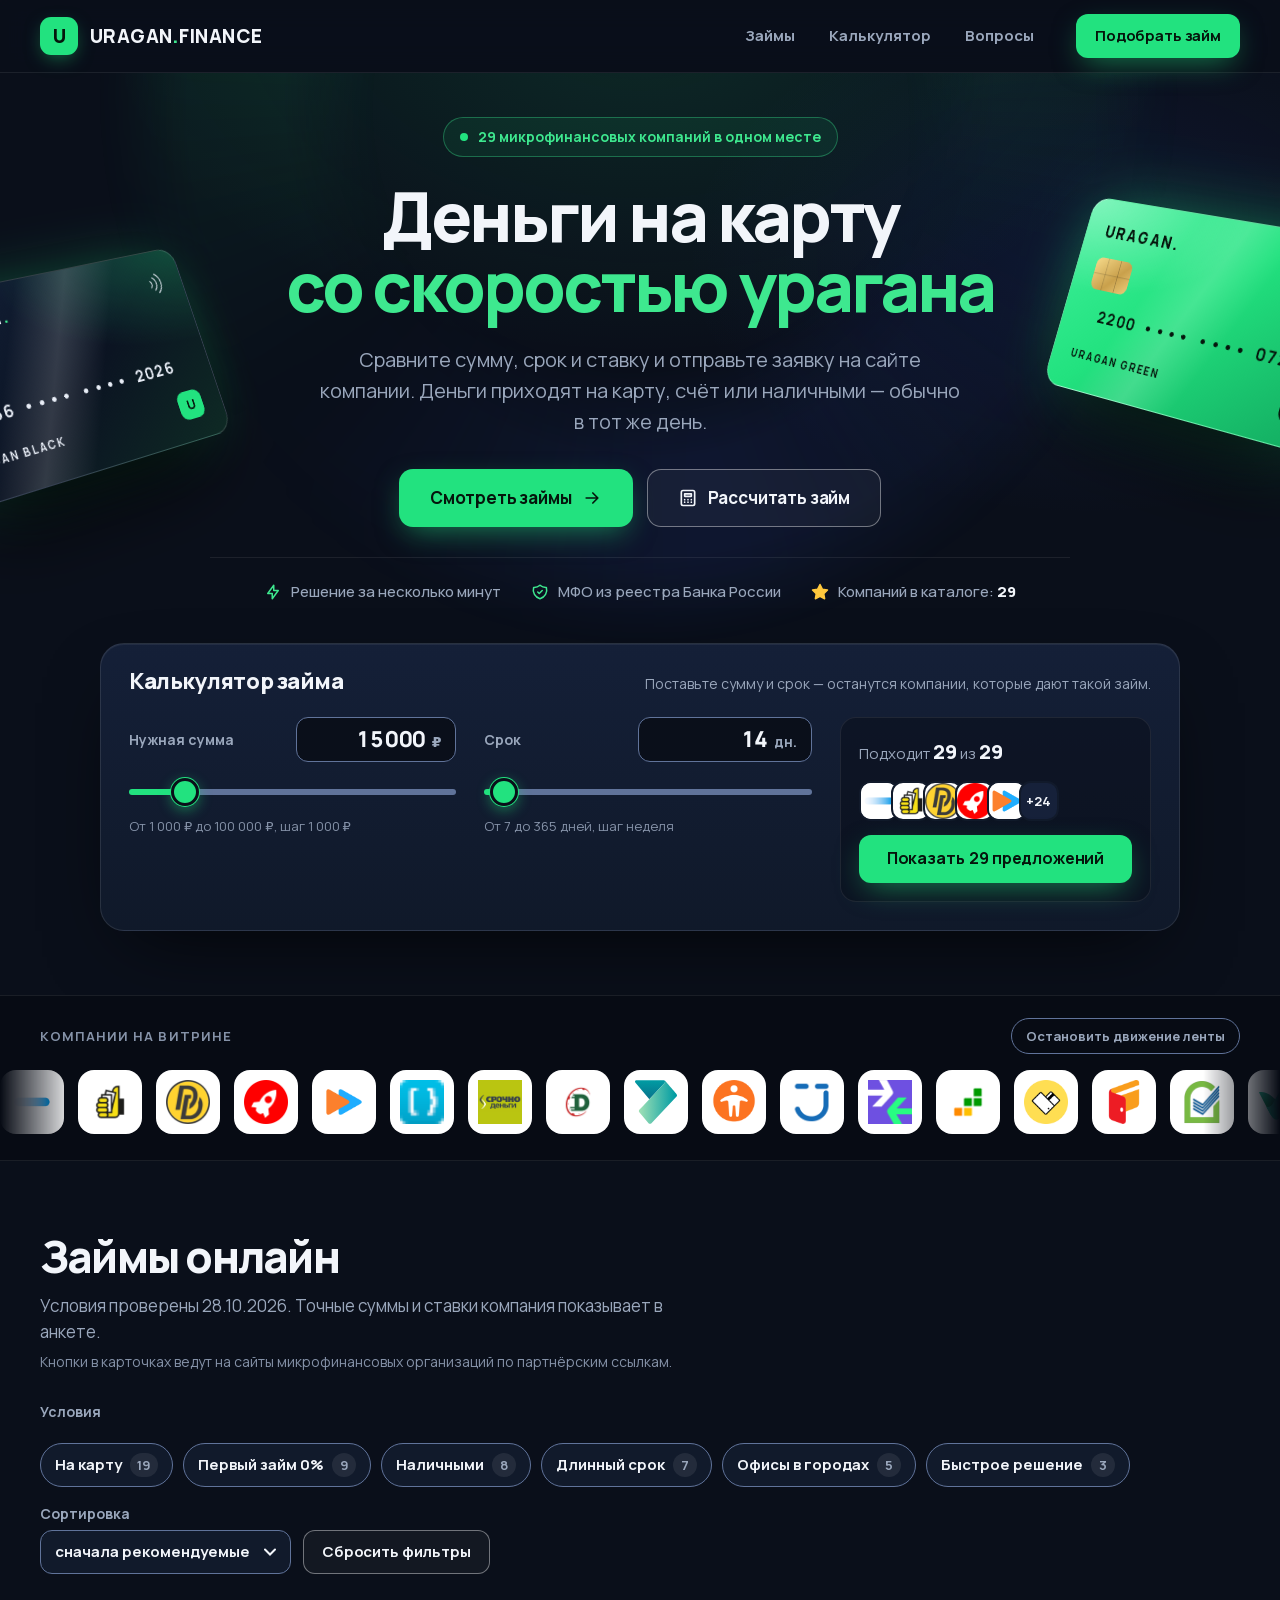
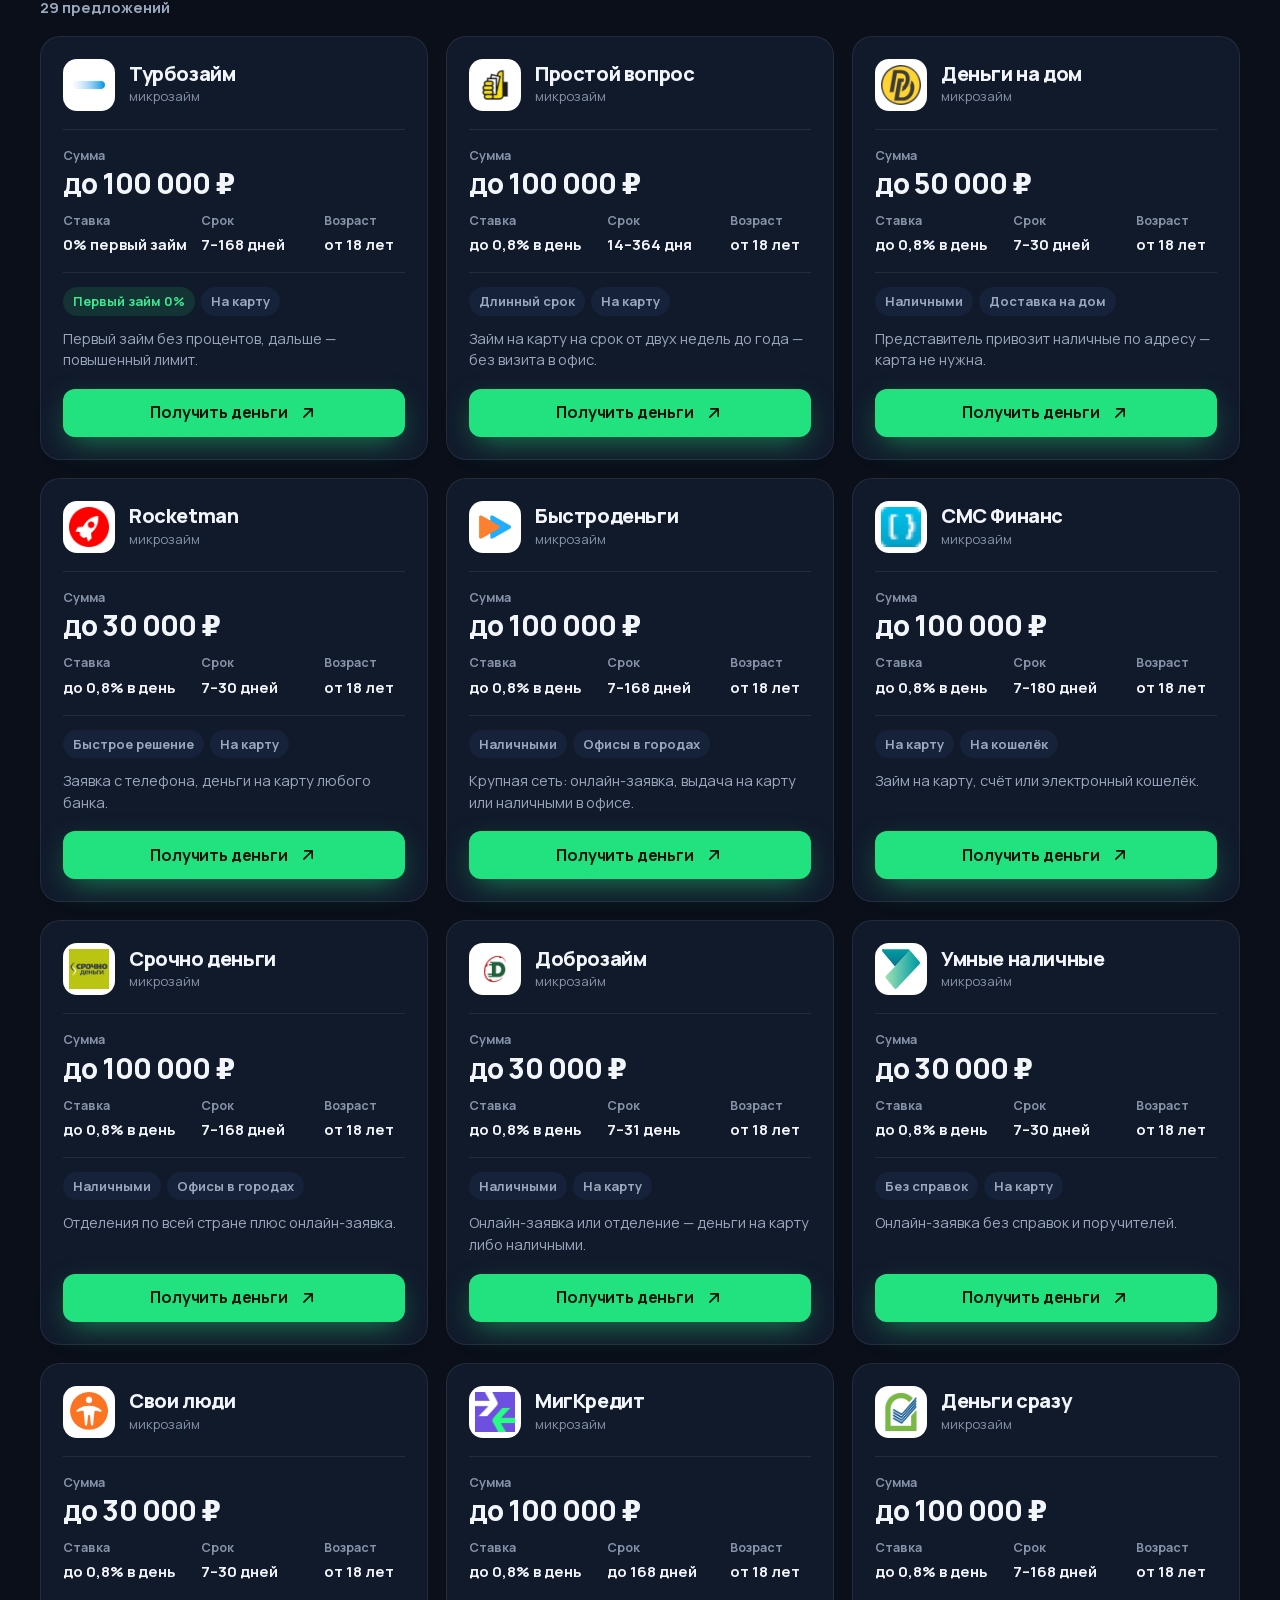
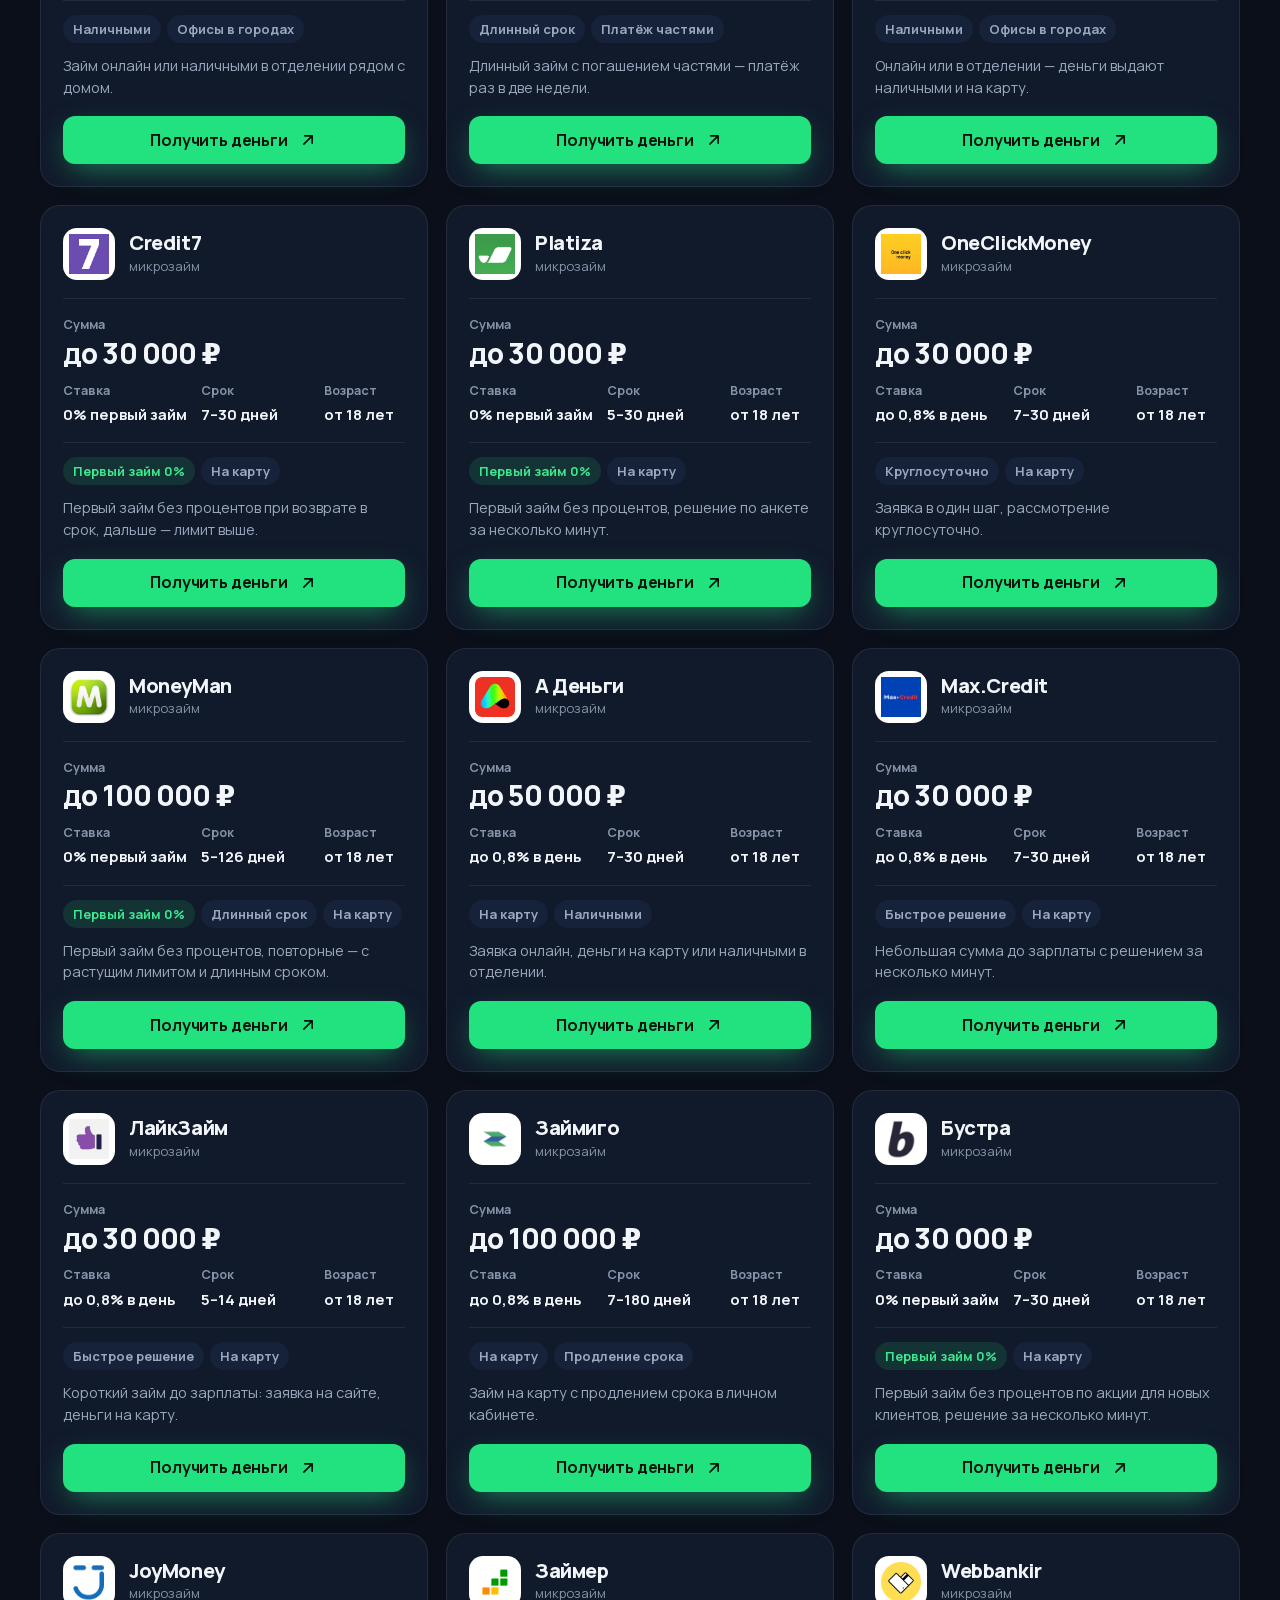
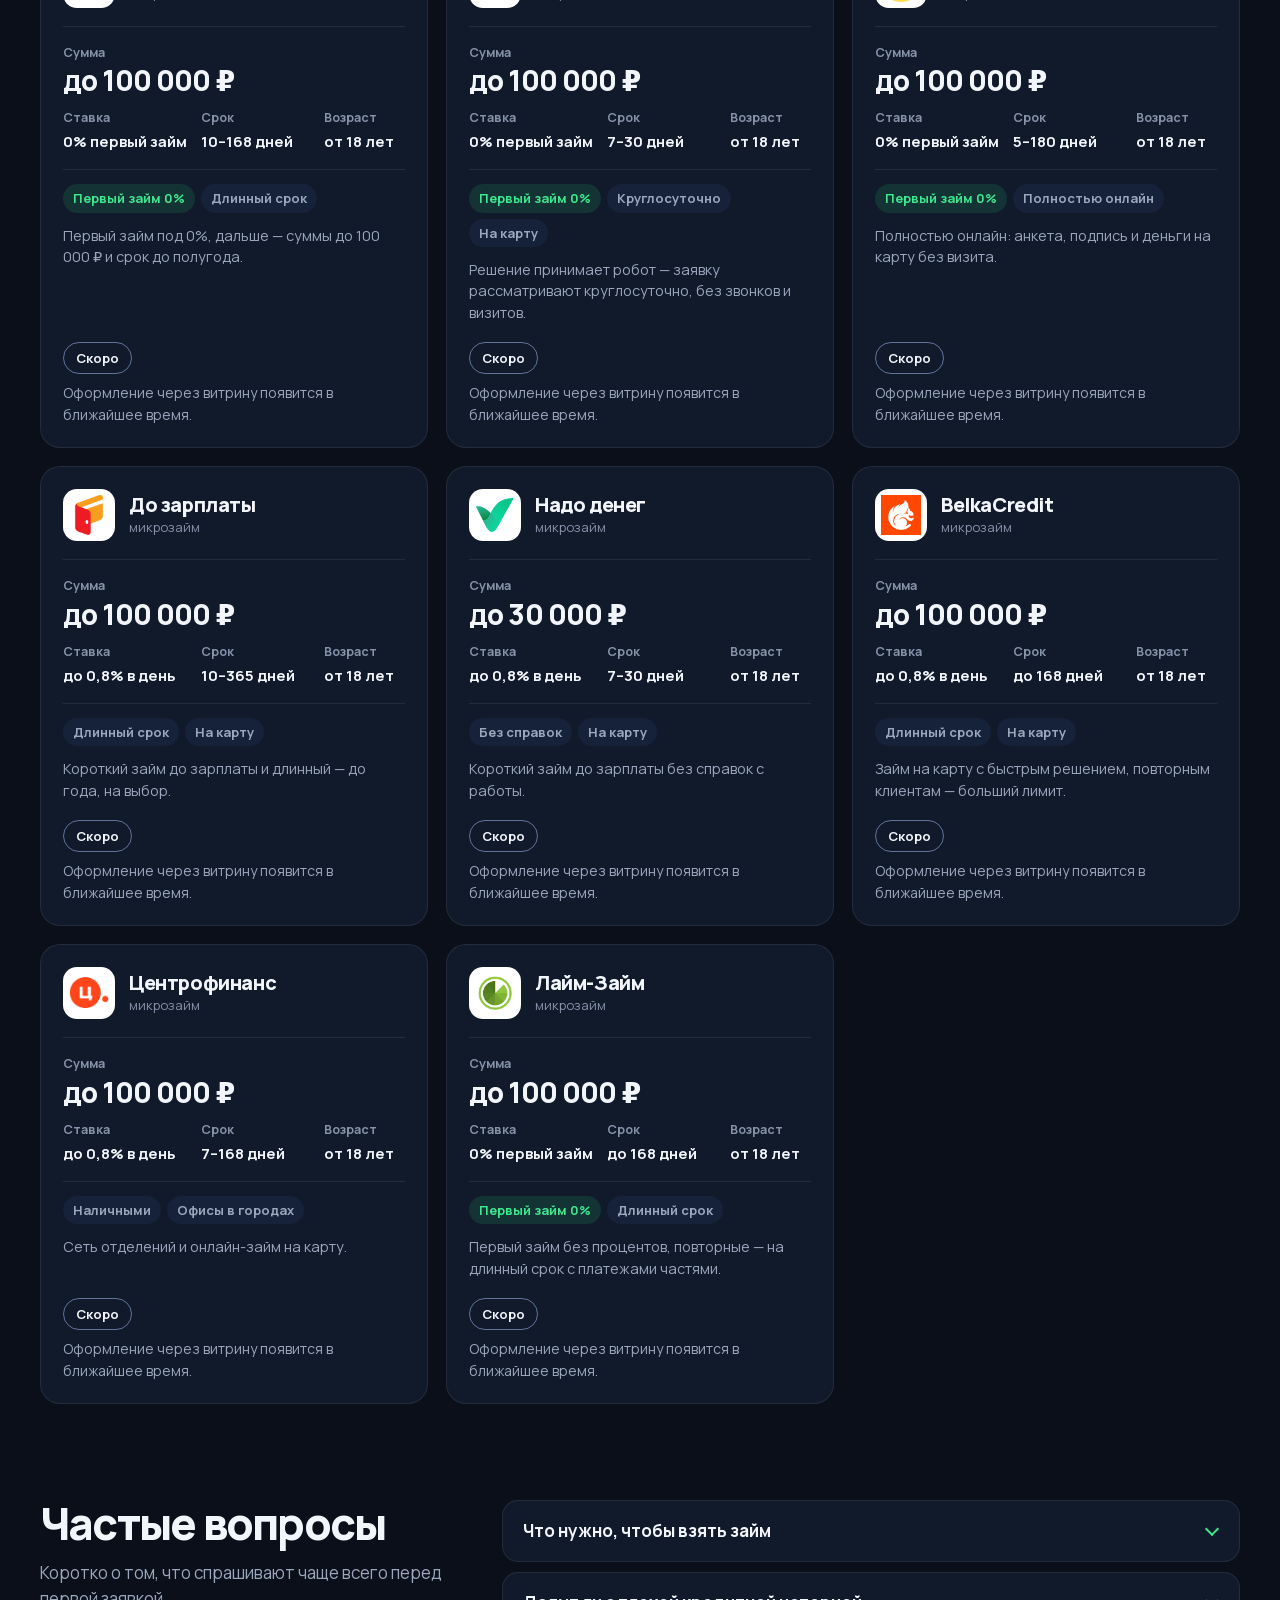
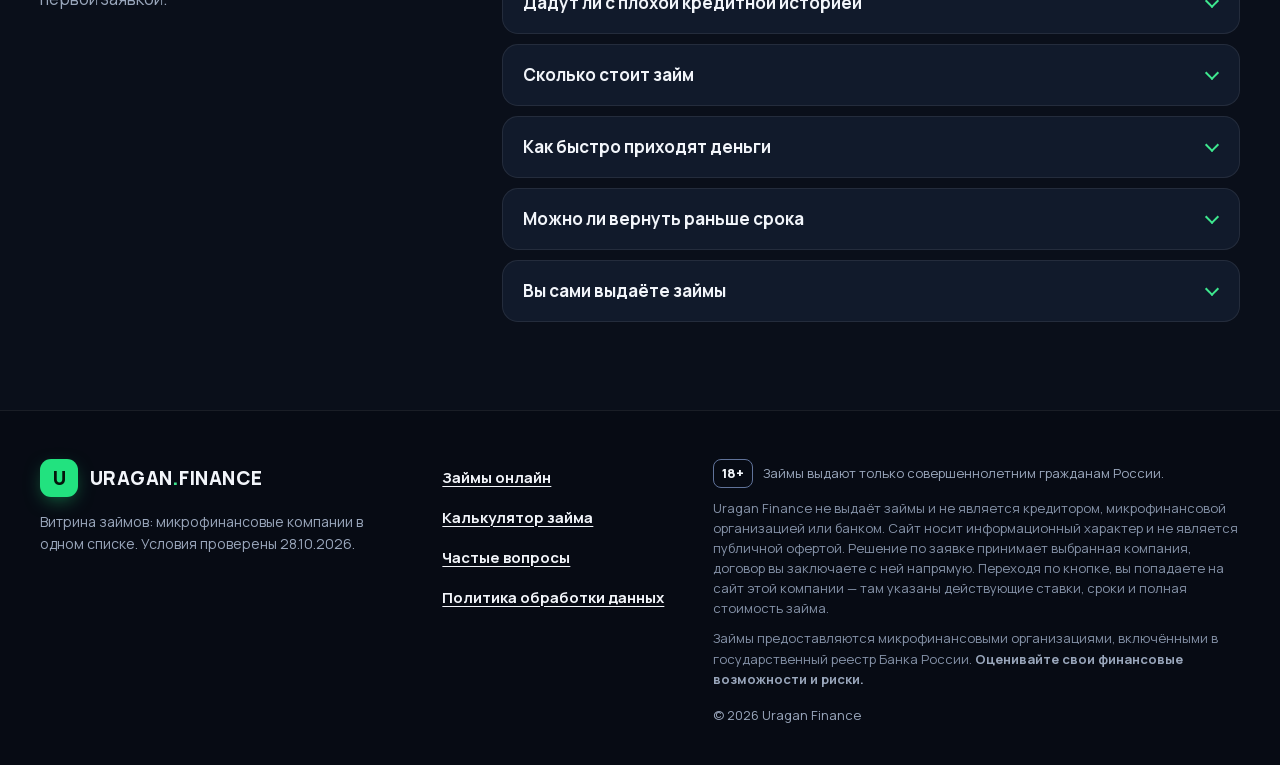
<file: index.html>
<!DOCTYPE html>
<html lang="ru">
<head>
<meta charset="utf-8">
<meta name="robots" content="noindex, nofollow">
<meta name="viewport" content="width=device-width, initial-scale=1">
<title>Uragan Finance — займы онлайн: 29 МФО в одном месте</title>
<meta name="description" content="Uragan Finance — витрина микрозаймов: 29 микрофинансовых компаний, суммы до 100 000 ₽, первый займ под 0% у части МФО. Сравните условия и отправьте заявку на сайте компании.">
<meta name="theme-color" content="#0A0F1A">
<meta name="color-scheme" content="dark">
<link rel="icon" href="favicon.svg" type="image/svg+xml">
<link rel="preload" href="fonts/manrope-800-cyrillic.woff2" as="font" type="font/woff2" crossorigin>
<link rel="stylesheet" href="fonts/manrope.css?v=20261029220303">
<link rel="stylesheet" href="css/style.css?v=20261029220303">
<meta property="og:type" content="website">
<meta property="og:title" content="Uragan Finance — займы на карту">
<meta property="og:description" content="29 микрофинансовых компаний в одном месте: сравните сумму, срок и ставку и оформите заявку на сайте МФО.">
<meta property="og:image" content="https://daviddavidso.github.io/uragan/img/og.jpg">
<meta name="twitter:card" content="summary_large_image">
</head>
<body>

<a class="skip-link" href="#main">Перейти к содержимому</a>

<!-- Иконки интерфейса — Tabler Icons (MIT). -->
<svg width="0" height="0" class="sprite" aria-hidden="true" focusable="false">
  <symbol id="i-arrow" viewBox="0 0 24 24"><path d="M5 12h14M13 6l6 6-6 6"/></symbol>
  <symbol id="i-ext" viewBox="0 0 24 24"><path d="M17 7 7 17M8 7h9v9"/></symbol>
  <symbol id="i-calc" viewBox="0 0 24 24"><path d="M4 5a2 2 0 0 1 2-2h12a2 2 0 0 1 2 2v14a2 2 0 0 1-2 2H6a2 2 0 0 1-2-2zM8 7h8v3H8zM8 14h.01M12 14h.01M16 14h.01M8 17h.01M12 17h.01M16 17h.01"/></symbol>
  <symbol id="i-bolt" viewBox="0 0 24 24"><path d="M13 3v7h6l-8 11v-7H5z"/></symbol>
  <symbol id="i-shield" viewBox="0 0 24 24"><path d="M12 3a12 12 0 0 0 8.5 3A12 12 0 0 1 12 21 12 12 0 0 1 3.5 6 12 12 0 0 0 12 3M9 12l2 2 4-4"/></symbol>
  <symbol id="i-star" viewBox="0 0 24 24"><path d="m12 17.75-6.17 3.24 1.18-6.87-5-4.86 6.9-1L12 2l3.09 6.26 6.9 1-5 4.86 1.18 6.87z"/></symbol>
  <symbol id="i-pause" viewBox="0 0 24 24"><path d="M6 5h4v14H6zM14 5h4v14h-4z"/></symbol>
  <symbol id="i-nfc" viewBox="0 0 40 60"><path d="M6 22 A10 10 0 0 1 6 38M15 14 A20 20 0 0 1 15 46M24 6 A30 30 0 0 1 24 54"/></symbol>
</svg>

<header class="head">
  <div class="wrap head__in">
    <a class="brand" href="index.html" aria-label="Uragan Finance — на главную">
      <span class="brand__mark" aria-hidden="true" data-brand-initial>U</span>
      <span class="brand__word" data-brand-mark>Uragan<span class="brand__dot" aria-hidden="true">.</span>Finance</span>
    </a>

    <nav class="head__nav" aria-label="Основное меню">
      <ul role="list">
        <li><a href="#catalog">Займы</a></li>
        <li><a href="#picker">Калькулятор</a></li>
        <li><a href="#faq">Вопросы</a></li>
      </ul>
    </nav>

    <a class="btn btn--accent btn--sm head__cta" href="#catalog">Подобрать займ</a>
  </div>
</header>

<main id="main" tabindex="-1">

  <!-- ═══ первый экран ═══ -->
  <section class="hero" aria-labelledby="hero-title">
    <div class="wrap hero__in">
      <p class="badge"><span class="badge__dot" aria-hidden="true"></span><span data-tagline>29 микрофинансовых компаний в одном месте</span></p>
      <h1 id="hero-title">Деньги на карту <span class="hero__accent">со скоростью урагана</span></h1>
      <p class="lead" data-lead>Сравните сумму, срок и ставку и отправьте заявку на сайте компании. Деньги приходят на карту, счёт или наличными — обычно в тот же день.</p>

      <div class="hero__cta">
        <a class="btn btn--accent btn--lg" href="#catalog">Смотреть займы<svg class="ico" aria-hidden="true" focusable="false"><use href="#i-arrow"/></svg></a>
        <a class="btn btn--ghost btn--lg" href="#picker"><svg class="ico" aria-hidden="true" focusable="false"><use href="#i-calc"/></svg>Рассчитать займ</a>
      </div>

      <ul class="trust" role="list">
        <li><svg class="ico" aria-hidden="true" focusable="false"><use href="#i-bolt"/></svg>Решение за несколько минут</li>
        <li><svg class="ico" aria-hidden="true" focusable="false"><use href="#i-shield"/></svg>МФО из реестра Банка России</li>
        <li><svg class="ico ico--star" aria-hidden="true" focusable="false"><use href="#i-star"/></svg><span>Компаний в каталоге:<b data-total>29</b></span></li>
      </ul>

      <!-- Банковские карты — украшение: скрыты от скринридера, фокуса внутри нет,
           мышь проходит сквозь них. На широком экране висят по бокам заголовка,
           на узком — веером над калькулятором. -->
      <div class="deck" id="deck" aria-hidden="true" translate="no">
        <div class="cc cc--dark">
          <div class="cc__top"><span class="cc__brand">URAGAN<i>.</i></span><svg class="cc__nfc" viewBox="0 0 40 60" focusable="false"><use href="#i-nfc"/></svg></div>
          <span class="cc__chip"></span>
          <span class="cc__num">5536&nbsp;&nbsp;••••&nbsp;&nbsp;••••&nbsp;&nbsp;2026</span>
          <div class="cc__bottom"><span>URAGAN BLACK</span><span class="cc__mark">U</span></div>
        </div>
        <div class="cc cc--green">
          <div class="cc__top"><span class="cc__brand">URAGAN<i>.</i></span><svg class="cc__nfc" viewBox="0 0 40 60" focusable="false"><use href="#i-nfc"/></svg></div>
          <span class="cc__chip"></span>
          <span class="cc__num">2200&nbsp;&nbsp;••••&nbsp;&nbsp;••••&nbsp;&nbsp;0729</span>
          <div class="cc__bottom"><span>URAGAN GREEN</span><span class="cc__mark">U</span></div>
        </div>
      </div>

      <!-- Калькулятор: ползунки и парные поля, число подходящих компаний. -->
      <form class="picker" id="picker" tabindex="-1" novalidate aria-labelledby="picker-title">
        <div class="picker__head">
          <h2 class="picker__title" id="picker-title">Калькулятор займа</h2>
          <p class="picker__note">Поставьте сумму и срок — останутся компании, которые дают такой займ.</p>
        </div>

        <div class="picker__grid">
          <div class="range" role="group" aria-labelledby="sum-label">
            <span class="range__label" id="sum-label">Нужная сумма</span>
            <span class="range__box">
              <label class="vh" for="f-sum-num">Сумма в рублях</label>
              <input class="range__num" type="text" id="f-sum-num" inputmode="numeric"
                     autocomplete="off" value="15 000" aria-describedby="sum-hint">
              <span class="range__cur" aria-hidden="true">₽</span>
            </span>
            <input class="range__input" type="range" id="f-sum" name="sum"
                   min="1000" max="100000" step="1000" value="15000"
                   aria-label="Сумма — ползунок" aria-describedby="sum-hint">
            <p class="range__ends" id="sum-hint">От 1 000 ₽ до 100 000 ₽, шаг 1 000 ₽</p>
          </div>

          <div class="range" role="group" aria-labelledby="term-label">
            <span class="range__label" id="term-label">Срок</span>
            <span class="range__box">
              <label class="vh" for="f-term-num">Срок в днях</label>
              <input class="range__num" type="text" id="f-term-num" inputmode="numeric"
                     autocomplete="off" value="14" aria-describedby="term-hint">
              <span class="range__cur" aria-hidden="true">дн.</span>
            </span>
            <input class="range__input" type="range" id="f-term" name="term"
                   min="7" max="365" step="7" value="14"
                   aria-label="Срок — ползунок" aria-describedby="term-hint">
            <p class="range__ends" id="term-hint">От 7 до 365 дней, шаг неделя</p>
          </div>

          <div class="picker__out">
            <p class="picker__result">Подходит <b id="pick-count">29</b> из <b data-total>29</b></p>
            <ul class="picker__logos" id="pick-logos" role="list" aria-hidden="true"></ul>
            <button class="btn btn--accent picker__go" type="button" id="pick-go">
              Показать <span data-pick-n>29 предложений</span>
            </button>
          </div>
        </div>
      </form>
    </div>
  </section>

  <!-- ═══ лента логотипов ═══
       Внутри ленты нет ни ссылок, ни фокусируемых элементов: она скрыта от
       скринридера целиком, все те же компании есть в каталоге ниже. -->
  <section class="ribbon" id="ribbon" aria-label="Компании на витрине">
    <div class="wrap ribbon__bar">
      <p class="ribbon__title" aria-hidden="true">Компании на витрине</p>
      <button class="ribbon__pause" type="button" id="ribbon-pause">Остановить движение ленты</button>
    </div>
    <div class="ribbon__viewport" aria-hidden="true">
      <ul class="ribbon__list" id="ribbon-track"></ul>
    </div>
  </section>

  <!-- ═══ каталог ═══ -->
  <section class="catalog" id="catalog" tabindex="-1" aria-labelledby="catalog-title">
    <div class="wrap">
      <div class="catalog__head">
        <h2 id="catalog-title">Займы онлайн</h2>
        <p class="catalog__sub">Условия проверены <span data-updated>28.10.2026</span>. Точные суммы и ставки компания показывает в анкете.</p>
        <p class="catalog__ad">Кнопки в карточках ведут на сайты микрофинансовых организаций по партнёрским ссылкам.</p>
      </div>

      <div class="filters">
        <fieldset class="filters__chips" id="f-chips">
          <legend>Условия</legend>
        </fieldset>
        <div class="filters__tools">
          <span class="filters__sort">
            <label for="f-sort">Сортировка</label>
            <select id="f-sort" name="sort">
              <option value="order">сначала рекомендуемые</option>
              <option value="sum">по сумме</option>
              <option value="term">по сроку</option>
              <option value="zero">сначала 0%</option>
              <option value="name">по названию</option>
            </select>
          </span>
          <button class="btn btn--ghost btn--sm" type="button" id="f-reset">Сбросить фильтры</button>
        </div>
      </div>

      <p class="catalog__count" id="catalog-count" role="status" aria-atomic="true">29 предложений</p>

      <ul class="cards" id="cards" role="list"></ul>

      <div class="empty" id="catalog-empty" hidden>
        <p>Под такие условия ничего не нашлось. Уменьшите сумму или срок — либо сбросьте фильтры.</p>
        <button class="btn btn--ghost" type="button" data-reset>Сбросить фильтры</button>
      </div>
    </div>
  </section>

  <!-- ═══ вопросы ═══ -->
  <section class="faq" id="faq" tabindex="-1" aria-labelledby="faq-title">
    <div class="wrap faq__in">
      <div class="faq__aside">
        <h2 id="faq-title">Частые вопросы</h2>
        <p>Коротко о том, что спрашивают чаще всего перед первой заявкой.</p>
      </div>

      <ul class="faq__list" role="list">
        <li class="faq__item">
          <h3><button class="faq__q" type="button" id="q1" aria-expanded="false" aria-controls="a1">Что нужно, чтобы взять займ</button></h3>
          <div class="faq__a" id="a1" role="region" aria-labelledby="q1" hidden>
            <p>Паспорт гражданина РФ, возраст от 18 лет, номер телефона и карта или счёт
               для перевода. Справка о доходах в большинстве компаний не нужна.</p>
          </div>
        </li>
        <li class="faq__item">
          <h3><button class="faq__q" type="button" id="q2" aria-expanded="false" aria-controls="a2">Дадут ли с плохой кредитной историей</button></h3>
          <div class="faq__a" id="a2" role="region" aria-labelledby="q2" hidden>
            <p>Часть компаний смотрит на историю мягче банков и оценивает заявку автоматически.
               Гарантий не даёт никто: решение принимает сама микрофинансовая организация.</p>
          </div>
        </li>
        <li class="faq__item">
          <h3><button class="faq__q" type="button" id="q3" aria-expanded="false" aria-controls="a3">Сколько стоит займ</button></h3>
          <div class="faq__a" id="a3" role="region" aria-labelledby="q3" hidden>
            <p>По закону ставка не может превышать 0,8% в день, а переплата ограничена.
               Точную сумму возврата компания показывает в договоре до подписания —
               прочитайте её перед тем, как соглашаться.</p>
          </div>
        </li>
        <li class="faq__item">
          <h3><button class="faq__q" type="button" id="q4" aria-expanded="false" aria-controls="a4">Как быстро приходят деньги</button></h3>
          <div class="faq__a" id="a4" role="region" aria-labelledby="q4" hidden>
            <p>Решение по анкете обычно занимает несколько минут. Перевод на карту приходит
               вскоре после одобрения, на счёт или кошелёк — чуть дольше.</p>
          </div>
        </li>
        <li class="faq__item">
          <h3><button class="faq__q" type="button" id="q5" aria-expanded="false" aria-controls="a5">Можно ли вернуть раньше срока</button></h3>
          <div class="faq__a" id="a5" role="region" aria-labelledby="q5" hidden>
            <p>Да. Досрочное погашение разрешено законом, штрафа за него нет:
               проценты начисляются только за те дни, что вы пользовались деньгами.</p>
          </div>
        </li>
        <li class="faq__item">
          <h3><button class="faq__q" type="button" id="q6" aria-expanded="false" aria-controls="a6">Вы сами выдаёте займы</button></h3>
          <div class="faq__a" id="a6" role="region" aria-labelledby="q6" hidden>
            <p>Нет. <span data-brand>Uragan Finance</span> — информационный сервис: мы собираем условия в одном месте,
               а договор вы заключаете напрямую с выбранной компанией на её сайте.</p>
          </div>
        </li>
      </ul>
    </div>
  </section>

</main>

<footer class="foot">
  <div class="wrap foot__in">
    <div class="foot__brand">
      <a class="brand" href="index.html" aria-label="Uragan Finance — на главную">
        <span class="brand__mark" aria-hidden="true" data-brand-initial>U</span>
        <span class="brand__word" data-brand-mark>Uragan<span class="brand__dot" aria-hidden="true">.</span>Finance</span>
      </a>
      <p>Витрина займов: микрофинансовые компании в одном списке. Условия проверены <span data-updated>28.10.2026</span>.</p>
    </div>

    <nav class="foot__nav" aria-label="Ссылки в подвале">
      <ul role="list">
        <li><a href="#catalog">Займы онлайн</a></li>
        <li><a href="#picker">Калькулятор займа</a></li>
        <li><a href="#faq">Частые вопросы</a></li>
        <li><a href="privacy.html">Политика обработки данных</a></li>
      </ul>
    </nav>

    <div class="foot__legal">
      <h2 class="vh">Правовая информация</h2>
      <p class="foot__age"><span class="foot__age-mark">18+</span> Займы выдают только совершеннолетним гражданам России.</p>
      <p><span data-brand>Uragan Finance</span> не выдаёт займы и не является кредитором, микрофинансовой
         организацией или банком. Сайт носит информационный характер и не является
         публичной офертой. Решение по заявке принимает выбранная компания, договор
         вы заключаете с ней напрямую. Переходя по кнопке, вы попадаете на сайт этой
         компании — там указаны действующие ставки, сроки и полная стоимость займа.</p>
      <p>Займы предоставляются микрофинансовыми организациями, включёнными в
         государственный реестр Банка России. <b>Оценивайте свои финансовые возможности и риски.</b></p>
      <p class="foot__copy">© <span id="year">2026</span> <span data-brand>Uragan Finance</span></p>
    </div>
  </div>
</footer>

<script>if(typeof OFFERS==="undefined"){document.write('<script src="data.js?t='+Date.now()+'"><\/script>');}</script>
<script src="js/app.js?v=20261029220303"></script>
</body>
</html>
</file>
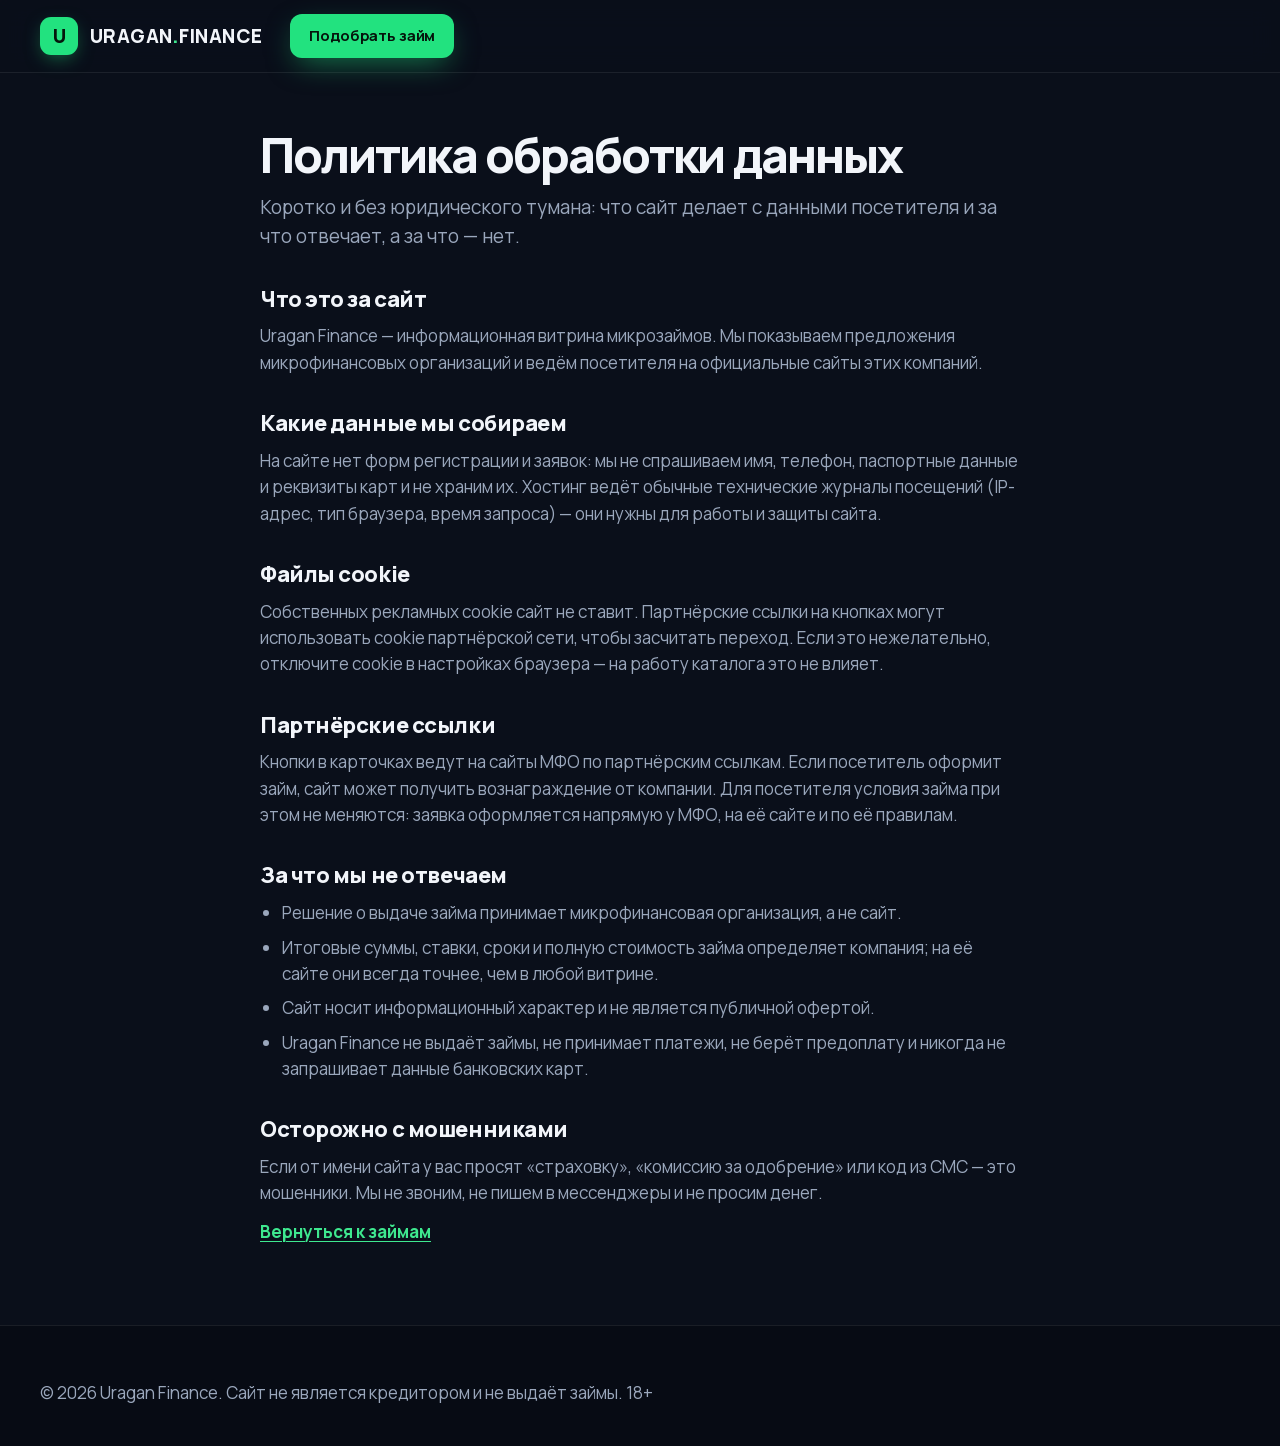
<file: privacy.html>
<!DOCTYPE html>
<html lang="ru">
<head>
<meta charset="utf-8">
<meta name="robots" content="noindex, nofollow">
<meta name="viewport" content="width=device-width, initial-scale=1">
<title>Политика обработки данных — Uragan Finance</title>
<meta name="description" content="Как сайт Uragan Finance работает с данными посетителей: файлы cookie, партнёрские ссылки, отказ от ответственности.">
<meta name="theme-color" content="#0A0F1A">
<meta name="color-scheme" content="dark">
<link rel="icon" href="favicon.svg" type="image/svg+xml">
<link rel="stylesheet" href="fonts/manrope.css?v=20261029220303">
<link rel="stylesheet" href="css/style.css?v=20261029220303">
</head>
<body>

<a class="skip-link" href="#main">Перейти к содержимому</a>

<header class="head">
  <div class="wrap head__in">
    <a class="brand" href="index.html" aria-label="Uragan Finance — на главную">
      <span class="brand__mark" aria-hidden="true">U</span>
      <span class="brand__word">Uragan<span class="brand__dot" aria-hidden="true">.</span>Finance</span>
    </a>
    <a class="btn btn--accent btn--sm head__cta" href="index.html#catalog">Подобрать займ</a>
  </div>
</header>

<main id="main" tabindex="-1" class="doc">
  <div class="wrap doc__in">
    <h1>Политика обработки данных</h1>
    <p class="doc__lead">Коротко и без юридического тумана: что сайт делает с данными
       посетителя и за что отвечает, а за что — нет.</p>

    <h2>Что это за сайт</h2>
    <p>Uragan Finance — информационная витрина микрозаймов. Мы показываем предложения
       микрофинансовых организаций и ведём посетителя на официальные сайты этих компаний.</p>

    <h2>Какие данные мы собираем</h2>
    <p>На сайте нет форм регистрации и заявок: мы не спрашиваем имя, телефон,
       паспортные данные и реквизиты карт и не храним их. Хостинг ведёт обычные
       технические журналы посещений (IP-адрес, тип браузера, время запроса) —
       они нужны для работы и защиты сайта.</p>

    <h2>Файлы cookie</h2>
    <p>Собственных рекламных cookie сайт не ставит. Партнёрские ссылки на кнопках
       могут использовать cookie партнёрской сети, чтобы засчитать переход. Если это
       нежелательно, отключите cookie в настройках браузера — на работу каталога
       это не влияет.</p>

    <h2>Партнёрские ссылки</h2>
    <p>Кнопки в карточках ведут на сайты МФО по партнёрским ссылкам. Если посетитель
       оформит займ, сайт может получить вознаграждение от компании. Для посетителя
       условия займа при этом не меняются: заявка оформляется напрямую у МФО,
       на её сайте и по её правилам.</p>

    <h2>За что мы не отвечаем</h2>
    <ul>
      <li>Решение о выдаче займа принимает микрофинансовая организация, а не сайт.</li>
      <li>Итоговые суммы, ставки, сроки и полную стоимость займа определяет компания;
          на её сайте они всегда точнее, чем в любой витрине.</li>
      <li>Сайт носит информационный характер и не является публичной офертой.</li>
      <li>Uragan Finance не выдаёт займы, не принимает платежи, не берёт
          предоплату и никогда не запрашивает данные банковских карт.</li>
    </ul>

    <h2>Осторожно с мошенниками</h2>
    <p>Если от имени сайта у вас просят «страховку», «комиссию за одобрение» или
       код из СМС — это мошенники. Мы не звоним, не пишем в мессенджеры и не
       просим денег.</p>

    <p class="doc__back"><a href="index.html">Вернуться к займам</a></p>
  </div>
</main>

<footer class="foot">
  <div class="wrap">
    <p class="foot__copy">© 2026 Uragan Finance. Сайт не является кредитором и не выдаёт займы. 18+</p>
  </div>
</footer>
</body>
</html>
</file>
<file: fonts/manrope.css>
/* Manrope (Google Fonts, self-hosted: latin + cyrillic)  */

@font-face { font-family: "Manrope"; font-style: normal; font-weight: 400; font-display: swap;
  src: url("manrope-400-cyrillic.woff2") format("woff2");
  unicode-range: U+0301, U+0400-045F, U+0490-0491, U+04B0-04B1, U+2116; }
@font-face { font-family: "Manrope"; font-style: normal; font-weight: 400; font-display: swap;
  src: url("manrope-400-latin.woff2") format("woff2");
  unicode-range: U+0000-00FF, U+0131, U+0152-0153, U+02BB-02BC, U+02C6, U+02DA, U+02DC, U+0304, U+0308, U+0329, U+2000-206F, U+20AC, U+2122, U+2191, U+2193, U+2212, U+2215, U+FEFF, U+FFFD; }
@font-face { font-family: "Manrope"; font-style: normal; font-weight: 500; font-display: swap;
  src: url("manrope-500-cyrillic.woff2") format("woff2");
  unicode-range: U+0301, U+0400-045F, U+0490-0491, U+04B0-04B1, U+2116; }
@font-face { font-family: "Manrope"; font-style: normal; font-weight: 500; font-display: swap;
  src: url("manrope-500-latin.woff2") format("woff2");
  unicode-range: U+0000-00FF, U+0131, U+0152-0153, U+02BB-02BC, U+02C6, U+02DA, U+02DC, U+0304, U+0308, U+0329, U+2000-206F, U+20AC, U+2122, U+2191, U+2193, U+2212, U+2215, U+FEFF, U+FFFD; }
@font-face { font-family: "Manrope"; font-style: normal; font-weight: 700; font-display: swap;
  src: url("manrope-700-cyrillic.woff2") format("woff2");
  unicode-range: U+0301, U+0400-045F, U+0490-0491, U+04B0-04B1, U+2116; }
@font-face { font-family: "Manrope"; font-style: normal; font-weight: 700; font-display: swap;
  src: url("manrope-700-latin.woff2") format("woff2");
  unicode-range: U+0000-00FF, U+0131, U+0152-0153, U+02BB-02BC, U+02C6, U+02DA, U+02DC, U+0304, U+0308, U+0329, U+2000-206F, U+20AC, U+2122, U+2191, U+2193, U+2212, U+2215, U+FEFF, U+FFFD; }
@font-face { font-family: "Manrope"; font-style: normal; font-weight: 800; font-display: swap;
  src: url("manrope-800-cyrillic.woff2") format("woff2");
  unicode-range: U+0301, U+0400-045F, U+0490-0491, U+04B0-04B1, U+2116; }
@font-face { font-family: "Manrope"; font-style: normal; font-weight: 800; font-display: swap;
  src: url("manrope-800-latin.woff2") format("woff2");
  unicode-range: U+0000-00FF, U+0131, U+0152-0153, U+02BB-02BC, U+02C6, U+02DA, U+02DC, U+0304, U+0308, U+0329, U+2000-206F, U+20AC, U+2122, U+2191, U+2193, U+2212, U+2215, U+FEFF, U+FFFD; }
</file>
<file: css/style.css>
/* ═══════════════════════════════════════════════════════════════════════
   URAGAN FINANCE — тёмная витрина займов.
   Стиль — по картинке клиента: глубокий тёмно-синий, зелёный акцент,
   центрованный первый экран. Контрасты посчитаны (ревью доступности
   28.10.2026): мелкий текст не темнее #8592A8, рамки полей и плашек
   #60739A (3,4:1+), зелёный — заливка с тёмной подписью или текст #3EE88F.
   ═══════════════════════════════════════════════════════════════════════ */

:root {
  --bg:        #0A0F1A;
  --bg-deep:   #070B14;
  --surface:   #111A2B;
  --raised:    #16213A;
  --line:      rgba(255, 255, 255, .08);   /* только декоративные разделители */
  --ctl:       #60739A;                    /* рамки полей, дорожка, чипы — 3,4:1+ */
  --ghost:     rgba(255, 255, 255, .40);   /* рамка вторичной кнопки */

  --text:      #F2F5FA;
  --muted:     #9AA7BC;
  --subtle:    #8592A8;                    /* мелкие подписи, 5,1:1 на --raised */

  --green:     #22E27F;                    /* заливка */
  --green-hi:  #4BEA97;
  --green-ink: #05150C;                    /* подпись на зелёном, 10,9:1 */
  --green-tx:  #3EE88F;                    /* зелёный текст на тёмном */

  --font: "Manrope", system-ui, -apple-system, "Segoe UI", Roboto, Arial, sans-serif;
  --wrap: 1200px;
  --radius: 20px;
  --head-h: 72px;
}

*, *::before, *::after { box-sizing: border-box; }
/* Свои display у блоков не должны перебивать атрибут hidden. */
[hidden] { display: none !important; }

html {
  -webkit-text-size-adjust: 100%;
  color-scheme: dark;
  /* Липкая шапка не должна накрывать то, на что увели фокус или якорь. */
  scroll-padding-top: calc(var(--head-h) + 24px);
  scroll-behavior: smooth;
}

body {
  margin: 0;
  font-family: var(--font);
  font-size: 17px;
  line-height: 1.55;
  color: var(--text);
  background: var(--bg);
  -webkit-font-smoothing: antialiased;
}

h1, h2, h3 { font-weight: 800; letter-spacing: -0.03em; line-height: 1.08; margin: 0; }
p { margin: 0; }
img { max-width: 100%; }

/* Ссылки в тексте подчёркнуты: зелёный рядом с белым — всего 1,5:1,
   цвет сам по себе ссылку не выделяет. */
a { color: var(--green-tx); text-decoration-thickness: 1px; text-underline-offset: 3px; }
a:hover { color: var(--green-hi); }

.wrap { width: min(100% - 40px, var(--wrap)); margin-inline: auto; }

.vh {
  position: absolute !important; width: 1px; height: 1px;
  padding: 0; margin: -1px; overflow: hidden;
  clip-path: inset(50%); white-space: nowrap; border: 0;
}

.sprite { position: absolute; width: 0; height: 0; overflow: hidden; }
.ico {
  width: 20px; height: 20px; flex: none;
  fill: none; stroke: currentColor; stroke-width: 2; stroke-linecap: round; stroke-linejoin: round;
}

/* Фокус — белое кольцо через зазор: к зелёной заливке белый даёт только
   1,6:1, поэтому кольцо отодвинуто и всегда лежит на тёмном фоне. */
:where(a, button, input, select, [tabindex]):focus-visible,
.chipbox__input:focus-visible + .chipbox__label {
  outline: 3px solid var(--text);
  outline-offset: 3px;
  border-radius: 8px;
}
main:focus-visible, section:focus-visible, .picker:focus-visible {
  outline: 3px solid var(--text);
  outline-offset: 4px;
}
main:focus { outline: none; }

.skip-link {
  position: absolute; left: 12px; top: -64px; z-index: 100;
  background: var(--green); color: var(--green-ink);
  padding: 12px 18px; border-radius: 0 0 12px 12px;
  font-weight: 700; text-decoration: none;
  transition: top .15s ease;
}
.skip-link:focus { top: 0; color: var(--green-ink); }

/* ─────────────────────────────── кнопки ─────────────────────────────── */

.btn {
  display: inline-flex; align-items: center; justify-content: center; gap: 10px;
  min-height: 48px; padding: 12px 22px;
  border: 1px solid transparent; border-radius: 12px;
  font: 700 16px/1.2 var(--font); letter-spacing: -0.01em;
  text-decoration: none; cursor: pointer;
  transition: background-color .18s ease, border-color .18s ease, transform .18s ease, box-shadow .18s ease;
}
.btn--accent {
  background: var(--green); color: var(--green-ink);
  box-shadow: 0 10px 30px -8px rgba(34, 226, 127, .55);
}
.btn--accent:hover { background: var(--green-hi); color: var(--green-ink); transform: translateY(-1px); }
.btn--ghost {
  background: rgba(255, 255, 255, .04); color: var(--text);
  border-color: var(--ghost);
}
.btn--ghost:hover { background: rgba(255, 255, 255, .09); color: var(--text); border-color: rgba(255, 255, 255, .6); }
.btn--sm { min-height: 44px; padding: 10px 18px; font-size: 15px; }
.btn--lg { min-height: 58px; padding: 16px 30px; font-size: 17px; border-radius: 14px; }

/* ─────────────────────────────── шапка ─────────────────────────────── */

.head {
  position: sticky; top: 0; z-index: 50;
  /* Под шапкой проезжают белые плитки логотипов: при непрозрачности ниже
     .85 серое меню на них проваливается по контрасту. */
  background: rgba(10, 15, 26, .9);
  -webkit-backdrop-filter: blur(14px) saturate(140%);
  backdrop-filter: blur(14px) saturate(140%);
  border-bottom: 1px solid var(--line);
}
@supports not ((backdrop-filter: blur(1px)) or (-webkit-backdrop-filter: blur(1px))) {
  .head { background: var(--bg); }
}
@media (prefers-reduced-transparency: reduce) {
  .head { background: var(--bg); -webkit-backdrop-filter: none; backdrop-filter: none; }
}
.head__in { display: flex; align-items: center; gap: 28px; min-height: var(--head-h); }

.brand {
  display: inline-flex; align-items: center; gap: 12px; flex: 0 1 auto; min-width: 0;
  color: var(--text); text-decoration: none;
}
.brand:hover { color: var(--text); }
.brand__mark {
  flex: none; display: grid; place-items: center;
  width: 38px; height: 38px; border-radius: 11px;
  background: var(--green); color: var(--green-ink);
  font: 800 19px/1 var(--font);
  box-shadow: 0 6px 20px -6px rgba(34, 226, 127, .6);
}
.brand__word {
  min-width: 0; overflow-wrap: anywhere;
  font: 800 19px/1.1 var(--font); letter-spacing: .02em; text-transform: uppercase;
}
.brand__dot { color: var(--green-tx); }

.head__nav { margin-left: auto; }
.head__nav ul { list-style: none; margin: 0; padding: 0; display: flex; gap: 6px; }
.head__nav a {
  display: inline-flex; align-items: center; min-height: 44px; padding: 8px 14px;
  border-radius: 10px; color: var(--muted); font-weight: 600; font-size: 15px; text-decoration: none;
}
.head__nav a:hover { color: var(--text); background: rgba(255, 255, 255, .06); }

/* ────────────────────────────── первый экран ────────────────────────── */

.hero {
  position: relative; overflow: hidden;
  padding: 44px 0 64px;
  /* Зелёное свечение сверху — неподвижное украшение, без картинок. */
  background:
    radial-gradient(60% 55% at 50% -8%, rgba(34, 226, 127, .13), transparent 70%),
    radial-gradient(45% 40% at 85% 20%, rgba(56, 97, 251, .10), transparent 70%),
    var(--bg);
}
.hero__in { display: flex; flex-direction: column; align-items: center; text-align: center; }

.badge {
  display: inline-flex; align-items: center; gap: 10px;
  padding: 8px 16px; border-radius: 999px;
  background: rgba(34, 226, 127, .08); border: 1px solid rgba(62, 232, 143, .35);
  color: var(--green-tx); font-size: 14px; font-weight: 600;
}
.badge__dot { width: 8px; height: 8px; border-radius: 50%; background: var(--green); flex: none; }

.hero h1 {
  margin-top: 24px; max-width: 22ch;
  font-size: clamp(36px, 5.6vw, 68px); line-height: 1.04; letter-spacing: -0.045em;
}
.hero__accent { display: block; color: var(--green-tx); }

.lead {
  margin-top: 22px; max-width: 640px;
  font-size: clamp(17px, 1.6vw, 20px); line-height: 1.55; color: var(--muted);
}

.hero__cta { margin-top: 32px; display: flex; flex-wrap: wrap; justify-content: center; gap: 14px; }

.trust {
  list-style: none; margin: 30px 0 0; padding: 22px 0 0;
  display: flex; flex-wrap: wrap; justify-content: center; gap: 12px 30px;
  border-top: 1px solid var(--line); width: min(100%, 860px);
  color: var(--muted); font-size: 15px; font-weight: 500;
}
.trust li { display: inline-flex; align-items: center; gap: 9px; }
.trust li > span b { margin-left: .25em; }
.trust .ico { width: 18px; height: 18px; color: var(--green-tx); }
.trust .ico--star { color: #FFC83D; fill: #FFC83D; stroke: #FFC83D; }
.trust b { color: var(--text); font-weight: 800; }

/* ── калькулятор ── */

.picker {
  margin-top: 40px; width: 100%; max-width: 1080px; text-align: left;
  padding: 26px 28px 28px; border-radius: 24px;
  background: linear-gradient(180deg, rgba(22, 33, 58, .92), rgba(17, 26, 43, .92));
  border: 1px solid rgba(255, 255, 255, .1);
  box-shadow: 0 30px 80px -30px rgba(0, 0, 0, .8), inset 0 1px 0 rgba(255, 255, 255, .06);
}
.picker__head { display: flex; flex-wrap: wrap; align-items: baseline; justify-content: space-between; gap: 6px 20px; }
.picker__title { font-size: 22px; letter-spacing: -0.02em; }
.picker__note { font-size: 14px; color: var(--muted); }

.picker__grid {
  margin-top: 22px; display: grid; gap: 22px 28px;
  grid-template-columns: 1fr 1fr minmax(260px, .95fr); align-items: start;
}

.range { display: grid; grid-template-columns: 1fr auto; align-items: center; gap: 8px 12px; }
.range__label { font-size: 14px; font-weight: 600; color: var(--muted); }
.range__box {
  display: inline-flex; align-items: baseline; gap: 6px;
  padding: 8px 14px; border-radius: 12px;
  background: var(--bg); border: 1px solid var(--ctl);
}
.range__box:focus-within { outline: 3px solid var(--text); outline-offset: 3px; }
.range__num {
  width: 7.2ch; padding: 0; border: 0; background: transparent; color: var(--text);
  font: 800 22px/1.2 var(--font); letter-spacing: -0.02em;
  font-variant-numeric: tabular-nums; text-align: right;
}
.range__num:focus-visible { outline: none; }   /* кольцо рисует .range__box */
.range__cur { font-size: 14px; font-weight: 600; color: var(--muted); }
.range__input { grid-column: 1 / -1; width: 100%; height: 32px; margin: 6px 0 0; }
.range__ends { grid-column: 1 / -1; font-size: 13px; color: var(--subtle); }

/* Ползунок рисуем сами: бегунок не меньше 28px, заполненная часть дорожки
   зелёная (--p ставит скрипт), остальная — #60739A, 3,4:1 к подложке. */
.range__input {
  --p: 0%;
  -webkit-appearance: none; appearance: none;
  background: transparent; cursor: pointer;
}
.range__input::-webkit-slider-runnable-track {
  height: 6px; border-radius: 999px;
  background: linear-gradient(90deg, var(--green) var(--p), var(--ctl) var(--p));
}
.range__input::-moz-range-track { height: 6px; border-radius: 999px; background: var(--ctl); }
.range__input::-moz-range-progress { height: 6px; border-radius: 999px; background: var(--green); }
.range__input::-webkit-slider-thumb {
  -webkit-appearance: none; appearance: none;
  width: 28px; height: 28px; margin-top: -11px;
  border-radius: 50%; background: var(--green);
  border: 3px solid var(--bg);
  box-shadow: 0 0 0 1px var(--green), 0 4px 14px rgba(34, 226, 127, .45);
}
.range__input::-moz-range-thumb {
  width: 22px; height: 22px;
  border-radius: 50%; background: var(--green);
  border: 3px solid var(--bg);
  box-shadow: 0 0 0 1px var(--green);
}
.range__input:focus-visible { outline-offset: 6px; }

.picker__out {
  display: grid; gap: 14px; padding: 18px; border-radius: 16px;
  background: rgba(10, 15, 26, .55); border: 1px solid var(--line);
}
.picker__result { font-size: 15px; color: var(--muted); }
.picker__result b { color: var(--text); font-weight: 800; font-size: 20px; }
.picker__logos { list-style: none; margin: 0; padding: 0; display: flex; align-items: center; min-height: 40px; }
.picker__logos li {
  width: 40px; height: 40px; margin-right: -8px; border-radius: 12px; overflow: hidden;
  background: #fff; border: 2px solid var(--surface);
  forced-color-adjust: none;
}
.picker__logos img { width: 100%; height: 100%; object-fit: contain; display: block; }
.picker__logos .picker__more {
  display: grid; place-items: center; background: var(--raised); color: var(--text);
  font-size: 13px; font-weight: 700;
}
.picker__go { width: 100%; gap: .3em; }

/* ────────────────────────────── лента логотипов ─────────────────────── */

.ribbon { padding: 22px 0 26px; background: var(--bg-deep); border-block: 1px solid var(--line); }
.ribbon__bar { display: flex; align-items: center; justify-content: space-between; gap: 16px; }
.ribbon__title { font-size: 13px; font-weight: 700; letter-spacing: .08em; text-transform: uppercase; color: var(--subtle); }
/* Кнопка паузы — требование к любой самодвижущейся ленте. */
.ribbon__pause {
  min-height: 36px; padding: 6px 14px;
  border: 1px solid var(--ctl); border-radius: 999px;
  background: transparent; color: var(--muted); cursor: pointer;
  font: 600 13px/1 var(--font);
}
.ribbon__pause:hover { border-color: var(--text); color: var(--text); }
.ribbon__viewport {
  margin-top: 16px; overflow: hidden; display: flex;
  -webkit-mask-image: linear-gradient(90deg, transparent, #000 6%, #000 94%, transparent);
  mask-image: linear-gradient(90deg, transparent, #000 6%, #000 94%, transparent);
}
.ribbon__list {
  list-style: none; margin: 0; padding: 0 14px 0 0;
  display: flex; align-items: center; gap: 14px; flex: none;
  animation: ribbon 70s linear infinite;
}
.ribbon[data-paused="true"] .ribbon__list { animation-play-state: paused; }
.ribbon__item {
  flex: none; display: grid; place-items: center;
  width: 64px; height: 64px; border-radius: 16px; background: #fff;
  forced-color-adjust: none;
}
.ribbon__item img { width: 44px; height: 44px; object-fit: contain; display: block; }
@keyframes ribbon { from { transform: translateX(0); } to { transform: translateX(-100%); } }

/* ─────────────────────────────── каталог ───────────────────────────── */

.catalog { padding: 72px 0 40px; }
.catalog__head h2, .faq h2 { font-size: clamp(30px, 4vw, 44px); letter-spacing: -0.04em; }
.catalog__sub { margin-top: 12px; color: var(--muted); max-width: 680px; }
.catalog__ad { margin-top: 6px; font-size: 14px; color: var(--subtle); }

.filters {
  margin-top: 28px; display: flex; flex-wrap: wrap; align-items: flex-end; justify-content: space-between; gap: 16px 24px;
}
.filters__chips { margin: 0; padding: 0; border: 0; display: flex; flex-wrap: wrap; gap: 10px; min-width: 0; }
.filters__chips legend { padding: 0; margin-bottom: 10px; font-size: 14px; font-weight: 600; color: var(--muted); float: left; width: 100%; }
.filters__tools { display: flex; flex-wrap: wrap; align-items: flex-end; gap: 12px; }
.filters__sort { display: grid; gap: 6px; }
.filters__sort label { font-size: 14px; font-weight: 600; color: var(--muted); }
.filters__sort select {
  min-height: 44px; padding: 8px 40px 8px 14px; border-radius: 12px;
  border: 1px solid var(--ctl); color: var(--text); font: 600 15px/1.2 var(--font);
  -webkit-appearance: none; appearance: none; cursor: pointer;
  background: var(--surface) url("data:image/svg+xml,%3Csvg xmlns='http://www.w3.org/2000/svg' width='12' height='8' viewBox='0 0 12 8'%3E%3Cpath d='M1 1.5l5 5 5-5' fill='none' stroke='%23F2F5FA' stroke-width='2' stroke-linecap='round'/%3E%3C/svg%3E") no-repeat right 14px center;
}
.filters__sort option { background: var(--surface); color: var(--text); }

/* Чипы-фильтры: чекбоксы, выбранный — зелёная заливка плюс галочка, так что
   состояние читается не только по цвету. */
.chipbox { position: relative; display: inline-flex; }
.chipbox__input { position: absolute; opacity: 0; width: 1px; height: 1px; margin: 0; }
.chipbox__label {
  display: inline-flex; align-items: center; gap: 8px;
  min-height: 44px; padding: 8px 14px; border-radius: 999px;
  background: var(--surface); border: 1px solid var(--ctl); color: var(--text);
  font-size: 15px; font-weight: 600; cursor: pointer; user-select: none;
}
.chipbox__label:hover { border-color: var(--text); background: var(--raised); }
.chipbox__n {
  min-width: 24px; padding: 2px 7px; border-radius: 999px; text-align: center;
  background: rgba(255, 255, 255, .08); color: var(--muted); font-size: 13px; font-weight: 700;
}
.chipbox__input:checked + .chipbox__label { background: var(--green); border-color: var(--green); color: var(--green-ink); }
.chipbox__input:checked + .chipbox__label::before { content: "✓"; content: "✓" / ""; font-weight: 800; }
.chipbox__input:checked + .chipbox__label .chipbox__n { background: rgba(5, 21, 12, .14); color: var(--green-ink); }

.catalog__count { margin-top: 22px; font-size: 15px; font-weight: 600; color: var(--muted); }

.cards {
  list-style: none; margin: 16px 0 0; padding: 0;
  display: grid; gap: 18px; grid-template-columns: repeat(3, minmax(0, 1fr));
}
.cards > li { display: flex; }

.card {
  position: relative; flex: 1; display: flex; flex-direction: column;
  padding: 22px; border-radius: var(--radius);
  background: var(--surface); border: 1px solid var(--line);
  transition: border-color .2s ease, transform .2s ease, box-shadow .2s ease;
}
.card:hover { border-color: rgba(62, 232, 143, .45); transform: translateY(-2px); box-shadow: 0 18px 40px -22px rgba(34, 226, 127, .45); }
.card--soon:hover { border-color: var(--line); transform: none; box-shadow: none; }

.card__head { display: flex; align-items: center; gap: 14px; }
.card__logo {
  flex: none; width: 52px; height: 52px; border-radius: 14px; background: #fff;
  display: grid; place-items: center; overflow: hidden;
  forced-color-adjust: none;
}
.card__logo img { width: 40px; height: 40px; object-fit: contain; display: block; }
.card__logo--text { font-weight: 800; font-size: 18px; }
.card__name { min-width: 0; display: grid; gap: 2px; }
.card__partner { font-size: 20px; letter-spacing: -0.02em; overflow-wrap: anywhere; }
.card__tag { font-size: 13px; color: var(--subtle); }

.card__specs {
  margin: 18px 0 0; display: grid; grid-template-columns: minmax(0, 1.25fr) minmax(0, 1.1fr) minmax(0, .8fr); gap: 12px;
  padding: 16px 0; border-block: 1px solid var(--line);
}
.spec { display: grid; gap: 3px; min-width: 0; }
.spec dt { font-size: 12.5px; font-weight: 600; color: var(--subtle); }
.spec dd { margin: 0; font-size: 15px; font-weight: 700; overflow-wrap: anywhere; }
.spec--lead { grid-column: 1 / -1; }
.spec--lead dd { font-size: 28px; font-weight: 800; letter-spacing: -0.03em; line-height: 1.1; }

.card__chips { list-style: none; margin: 14px 0 0; padding: 0; display: flex; flex-wrap: wrap; gap: 6px; }
.chip {
  padding: 4px 10px; border-radius: 999px;
  background: var(--raised); color: var(--muted); font-size: 13px; font-weight: 600;
}
.chip--zero { background: rgba(34, 226, 127, .12); color: var(--green-tx); }

.card__note { margin-top: 12px; font-size: 14.5px; line-height: 1.5; color: var(--muted); }

.card__go { margin-top: auto; padding-top: 18px; }
.card__go .btn { width: 100%; }
.card__soon {
  margin-top: auto; padding-top: 18px;
  display: flex; flex-wrap: wrap; align-items: center; gap: 8px 10px;
  font-size: 14px; color: var(--muted);
}
.card__badge {
  padding: 5px 12px; border-radius: 999px;
  border: 1px solid var(--ctl); color: var(--text); font-size: 13px; font-weight: 700;
}

.card--in { animation: card-in .34s ease both; }
@keyframes card-in { from { opacity: 0; transform: translateY(10px); } to { opacity: 1; transform: none; } }

.empty {
  margin-top: 16px; padding: 28px; border-radius: var(--radius);
  background: var(--surface); border: 1px dashed var(--ctl);
  display: grid; justify-items: start; gap: 14px; color: var(--muted);
}

/* ─────────────────────────────── вопросы ───────────────────────────── */

.faq { padding: 56px 0 88px; }
.faq__in { display: grid; grid-template-columns: minmax(0, .8fr) minmax(0, 1.4fr); gap: 40px; align-items: start; }
.faq__aside p { margin-top: 12px; color: var(--muted); }
.faq__list { list-style: none; margin: 0; padding: 0; display: grid; gap: 10px; }
.faq__item { border-radius: 16px; background: var(--surface); border: 1px solid var(--line); }
.faq__item h3 { font-size: inherit; letter-spacing: normal; line-height: inherit; }
.faq__q {
  width: 100%; min-height: 60px; padding: 16px 56px 16px 20px; position: relative;
  border: 0; background: transparent; color: var(--text); text-align: left; cursor: pointer;
  font: 700 17px/1.35 var(--font); border-radius: 16px;
}
.faq__q::after {
  content: ""; position: absolute; right: 22px; top: 50%;
  width: 10px; height: 10px; margin-top: -7px;
  border-right: 2px solid var(--green-tx); border-bottom: 2px solid var(--green-tx);
  transform: rotate(45deg); transition: transform .2s ease;
}
.faq__q[aria-expanded="true"]::after { transform: rotate(-135deg); margin-top: -2px; }
.faq__a { padding: 0 20px 18px; color: var(--muted); }

/* ─────────────────────────────── подвал ────────────────────────────── */

.foot { background: var(--bg-deep); border-top: 1px solid var(--line); padding: 48px 0 40px; }
.foot__in { display: grid; grid-template-columns: minmax(0, 1.1fr) minmax(0, .7fr) minmax(0, 1.6fr); gap: 32px 40px; }
.foot__brand p { margin-top: 14px; font-size: 14px; color: var(--muted); }
.foot__nav ul { list-style: none; margin: 0; padding: 0; display: grid; gap: 4px; }
.foot__nav a { display: inline-flex; min-height: 36px; align-items: center; color: var(--text); font-size: 15px; font-weight: 600; }
.foot__legal { display: grid; gap: 10px; font-size: 13px; line-height: 1.55; color: var(--subtle); }
.foot__legal b { color: var(--muted); }
.foot__age { display: flex; align-items: center; gap: 10px; color: var(--muted); }
.foot__age-mark {
  flex: none; padding: 3px 8px; border-radius: 8px; border: 1px solid var(--ctl);
  color: var(--text); font-weight: 800; font-size: 13px;
}
.foot__copy { margin-top: 6px; color: var(--muted); }

/* ─────────────────────────────── адаптив ───────────────────────────── */

@media (max-width: 1080px) {
  .picker__grid { grid-template-columns: 1fr 1fr; }
  .picker__out { grid-column: 1 / -1; grid-template-columns: auto 1fr; align-items: center; }
  .picker__out .picker__go { grid-column: 1 / -1; }
  .cards { grid-template-columns: repeat(2, minmax(0, 1fr)); }
  .foot__in { grid-template-columns: 1fr 1fr; }
  .foot__legal { grid-column: 1 / -1; }
}

@media (max-width: 860px) {
  .head__nav { display: none; }
  .head__cta { margin-left: auto; }
  .faq__in { grid-template-columns: 1fr; gap: 24px; }
}

@media (max-width: 680px) {
  :root { --head-h: 64px; }
  .hero { padding: 36px 0 44px; }
  .hero h1 { margin-top: 20px; }
  .hero__cta { width: 100%; flex-direction: column; }
  .hero__cta .btn { width: 100%; }
  .trust { flex-direction: column; align-items: center; gap: 10px; }
  .picker { margin-top: 32px; padding: 20px 16px 18px; border-radius: 20px; }
  .picker__grid { grid-template-columns: 1fr; }
  .picker__out { grid-template-columns: 1fr; }
  .cards { grid-template-columns: 1fr; }
  .catalog { padding-top: 52px; }
  .filters__tools { width: 100%; }
  .ribbon__title { display: none; }
  .ribbon__bar { justify-content: flex-end; }
  .foot__in { grid-template-columns: 1fr; }
}

@media (max-width: 420px) {
  .wrap { width: min(100% - 32px, var(--wrap)); }
  .head__in { gap: 12px; }
  .brand { gap: 9px; }
  .brand__mark { width: 34px; height: 34px; font-size: 17px; border-radius: 10px; }
  .brand__word { font-size: 15px; }
  .head__cta { padding: 10px 14px; font-size: 14px; }
  .card { padding: 18px; }
  .spec dd { font-size: 14px; }
  .badge { font-size: 13px; padding: 7px 14px; }
}

/* ───────────────────────── меньше движения ─────────────────────────── */

@media (prefers-reduced-motion: reduce) {
  html { scroll-behavior: auto; }
  *, *::before, *::after {
    animation-duration: .001ms !important;
    animation-iteration-count: 1 !important;
    transition-duration: .001ms !important;
    scroll-behavior: auto !important;
  }
  .ribbon__list { animation: none; transform: none; }
  .card:hover, .btn:hover { transform: none; }
}

/* Экран низкий (или страница увеличена вдвое) — липкая шапка съела бы
   половину видимой области, поэтому отпускаем её. */
@media (max-height: 480px) {
  .head { position: static; }
  html { scroll-padding-top: 16px; }
}

/* ───────────────────── высококонтрастный режим ─────────────────────── */

@media (forced-colors: active) {
  .card, .picker, .picker__out, .chipbox__label, .btn, .range__box, .faq__item, .badge { border: 1px solid CanvasText; }
  .chipbox__input:checked + .chipbox__label { background: Highlight; color: HighlightText; }
  .range__input { -webkit-appearance: auto; appearance: auto; }
  .faq__q::after { border-color: CanvasText; }
  .card__badge { border: 1px solid CanvasText; }
  .hero__accent { color: Highlight; }
}

/* ─────────────────────────── страница политики ─────────────────────── */

.doc { padding: 56px 0 80px; }
.doc__in { max-width: 760px; }
.doc h1 { font-size: clamp(32px, 4.4vw, 48px); letter-spacing: -0.04em; }
.doc__lead { margin-top: 14px; font-size: 19px; color: var(--muted); }
.doc h2 { margin-top: 36px; font-size: 22px; letter-spacing: -0.02em; }
.doc p, .doc ul { margin-top: 12px; color: var(--muted); }
.doc ul { padding-left: 22px; display: grid; gap: 8px; }
.doc__back { margin-top: 36px; font-weight: 700; }

/* ───────────────── 3D-карты и «воронка» в первом экране ───────────────── */
/* Чистое украшение: aria-hidden, без фокуса, мышь проходит насквозь. Каждая
   карта сама держит perspective() в transform — общий perspective у родителя
   в Safari сводит соседей в одно 3D и карты лезут поверх текста. */

.hero { overflow: clip; }
.hero__in { position: relative; z-index: 1; isolation: isolate; }

/* Воронка урагана: размытое коническое кольцо за заголовком. */
.hero::before {
  content: ""; position: absolute; z-index: 0; pointer-events: none;
  left: 50%; top: -520px; width: 1100px; height: 1100px; margin-left: -550px;
  border-radius: 50%;
  background: conic-gradient(from 0deg,
    transparent 0deg, rgba(34, 226, 127, .12) 50deg, transparent 110deg,
    rgba(56, 97, 251, .10) 170deg, transparent 230deg,
    rgba(34, 226, 127, .10) 290deg, transparent 350deg);
  -webkit-mask-image: radial-gradient(circle, transparent 34%, #000 46%, #000 58%, transparent 70%);
  mask-image: radial-gradient(circle, transparent 34%, #000 46%, #000 58%, transparent 70%);
  filter: blur(36px);
  animation: swirl 4.5s cubic-bezier(.2, .7, .2, 1) 1 both;
}
@keyframes swirl { from { transform: rotate(-70deg); opacity: 0; } to { transform: rotate(0deg); opacity: 1; } }

.deck { pointer-events: none; isolation: isolate; }
.cc {
  --rx: 0deg; --ry: 0deg;
  position: absolute; width: 330px; aspect-ratio: 1.586; padding: 22px 24px;
  border-radius: 20px; overflow: hidden;
  display: flex; flex-direction: column; justify-content: space-between;
  font-family: var(--font); user-select: none;
  will-change: transform; backface-visibility: hidden;
}
.cc::before {           /* блик */
  content: ""; position: absolute; inset: 0; border-radius: inherit; pointer-events: none;
  background: linear-gradient(115deg, transparent 32%, rgba(255, 255, 255, .16) 46%, transparent 60%);
}
.cc--dark {
  color: #E9EEF7;
  background:
    radial-gradient(120% 90% at 100% 0%, rgba(34, 226, 127, .28), transparent 55%),
    linear-gradient(140deg, #13213A 0%, #0B1322 55%, #0E2A24 100%);
  border: 1px solid rgba(255, 255, 255, .16);
  box-shadow: 0 50px 90px -30px rgba(0, 0, 0, .9), 0 0 70px -18px rgba(34, 226, 127, .45);
}
.cc--green {
  color: #05150C;
  background:
    radial-gradient(120% 100% at 0% 0%, rgba(255, 255, 255, .35), transparent 50%),
    linear-gradient(140deg, #3EF09A 0%, #22E27F 45%, #12A85F 100%);
  border: 1px solid rgba(255, 255, 255, .3);
  box-shadow: 0 50px 90px -30px rgba(0, 0, 0, .85), 0 0 80px -16px rgba(34, 226, 127, .6);
}
.cc__top, .cc__bottom { position: relative; display: flex; align-items: center; justify-content: space-between; }
.cc__brand { font-weight: 800; font-size: 17px; letter-spacing: .14em; }
.cc--dark .cc__brand i { color: var(--green-tx); font-style: normal; }
.cc--green .cc__brand i { font-style: normal; }
.cc__nfc { width: 18px; height: 26px; fill: none; stroke: currentColor; stroke-width: 3.2; stroke-linecap: round; opacity: .8; }
.cc__chip {
  position: relative; width: 46px; height: 35px; border-radius: 8px;
  background:
    linear-gradient(90deg, transparent 31%, rgba(0, 0, 0, .25) 32%, transparent 34%, transparent 65%, rgba(0, 0, 0, .25) 66%, transparent 68%),
    linear-gradient(0deg, transparent 47%, rgba(0, 0, 0, .25) 48%, transparent 52%),
    linear-gradient(135deg, #F6DA8B, #C9A04B 60%, #EBCB79);
}
.cc__num { position: relative; font-weight: 700; font-size: 17px; letter-spacing: .08em; white-space: nowrap; font-variant-numeric: tabular-nums; }
.cc__bottom { font-size: 11.5px; font-weight: 700; letter-spacing: .16em; }
.cc__mark {
  display: grid; place-items: center; width: 30px; height: 30px; border-radius: 9px;
  font-size: 15px; letter-spacing: 0;
}
.cc--dark .cc__mark { background: var(--green); color: var(--green-ink); }
.cc--green .cc__mark { background: #05150C; color: var(--green); }

/* Широкий экран: карты по бокам заголовка, в пустых полях. */
@media (min-width: 1280px) {
  /* Слой карт — внутри .hero__in, но под текстом: z-index -1 в его же контексте. */
  .deck { position: absolute; inset: 0; z-index: -1; }
  .cc--dark {
    left: calc(50% - 735px); top: 150px;
    transform: perspective(1100px) rotateY(calc(26deg + var(--ry))) rotateX(calc(14deg + var(--rx))) rotateZ(-13deg);
    animation: cc-in-l 1.1s cubic-bezier(.2, .8, .2, 1) .15s both, float 3.4s ease-in-out 1.25s 1;
  }
  .cc--green {
    right: calc(50% - 725px); top: 96px;
    transform: perspective(1100px) rotateY(calc(-28deg + var(--ry))) rotateX(calc(12deg + var(--rx))) rotateZ(11deg);
    animation: cc-in-r 1.1s cubic-bezier(.2, .8, .2, 1) .3s both, float 3.4s ease-in-out 1.4s 1;
  }
}
/* Уже — веером над калькулятором, калькулятор наезжает на низ карт. */
@media (max-width: 1279px) {
  .deck { position: relative; width: 100%; height: 230px; margin-top: 34px; z-index: 0; }
  .cc { left: 50%; top: 0; width: 300px; margin-left: -150px; }
  .cc--green {
    transform: perspective(1000px) translateX(70px) rotateX(calc(28deg + var(--rx))) rotateY(var(--ry)) rotateZ(9deg);
    animation: cc-in-r 1s cubic-bezier(.2, .8, .2, 1) .1s both;
  }
  .cc--dark {
    top: 18px;
    transform: perspective(1000px) translateX(-62px) rotateX(calc(28deg + var(--rx))) rotateY(var(--ry)) rotateZ(-8deg);
    animation: cc-in-l 1s cubic-bezier(.2, .8, .2, 1) .2s both;
  }
  /* Калькулятор наезжает на карты — фон у него сплошной, карта не просвечивает. */
  .deck + .picker { margin-top: -96px; position: relative; z-index: 1; background: var(--surface); }
}
@media (max-width: 420px) {
  .deck { height: 200px; }
  .cc { width: 260px; margin-left: -130px; padding: 18px 20px; }
  .cc__num { font-size: 15px; }
  .cc__brand { font-size: 15px; }
  .deck + .picker { margin-top: -84px; }
}

@keyframes cc-in-l { from { opacity: 0; translate: -60px 40px; } to { opacity: 1; translate: 0 0; } }
@keyframes cc-in-r { from { opacity: 0; translate: 60px 40px; } to { opacity: 1; translate: 0 0; } }
/* Одно покачивание после появления — и стоп: движение короче 5 секунд. */
@keyframes float { 0%, 100% { translate: 0 0; } 50% { translate: 0 -12px; } }

/* Наклон за мышью: скрипт пишет --rx/--ry, только на компьютере и без «меньше движения». */

@media (prefers-reduced-motion: reduce) {
  .hero::before, .cc { animation: none !important; }
}
@media (forced-colors: active), (prefers-reduced-transparency: reduce) {
  .deck, .hero::before { display: none; }
  .deck + .picker { margin-top: 40px; }
}
</file>
